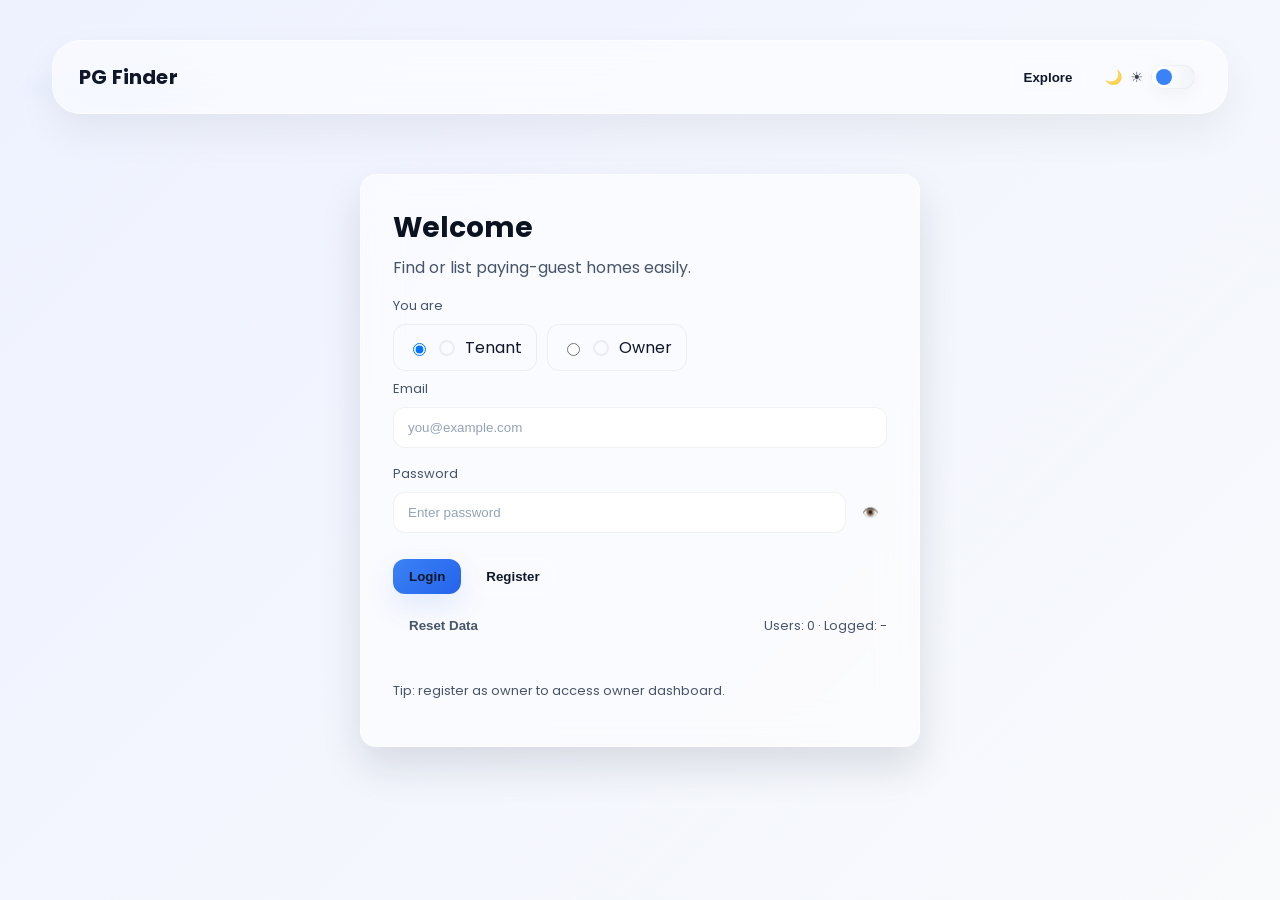
<file: index.html>
<!DOCTYPE html>
<html lang="en">
<head>
  <meta charset="utf-8">
  <meta name="viewport" content="width=device-width,initial-scale=1">
  <title>PG Finder — Login / Register</title>
  <link href="https://fonts.googleapis.com/css2?family=Poppins:wght@300;400;600;700&display=swap" rel="stylesheet">
  <link rel="stylesheet" href="style.css">
</head>
<body>

  <input id="themeToggle" class="theme-toggle-input" type="checkbox" aria-label="Toggle color theme">

  <div class="app">

  <header class="topbar">
    <div class="brand">PG Finder</div>
    <nav class="top-actions">
      <button class="btn btn-outline-yellow" onclick="location.href='home.html'">Explore</button>
      <label for="themeToggle" class="theme-switch" title="Toggle theme" aria-hidden="false">
        <span class="moon">🌙</span>
        <span class="sun">☀️</span>
        <span class="switch-knob"></span>
      </label>
    </nav>
  </header>

  <main class="center-wrap">
  <section class="login-card" aria-labelledby="loginTitle">
    <h1 id="loginTitle">Welcome</h1>
    <p class="lead">Find or list paying-guest homes easily.</p>

    <label class="label">You are</label>
    <div class="segmented" role="radiogroup" aria-label="Choose role">
      <label class="seg" for="r-tenant"><input id="r-tenant" name="roleRadio" type="radio" value="tenant" checked onchange="document.getElementById('role').value='tenant'"> <span class="dot"></span> Tenant</label>
      <label class="seg" for="r-owner"><input id="r-owner" name="roleRadio" type="radio" value="owner" onchange="document.getElementById('role').value='owner'"> <span class="dot"></span> Owner</label>
    </div>
    <select id="role" hidden>
      <option value="tenant">Tenant</option>
      <option value="owner">Owner</option>
    </select>

    <label class="label" for="email">Email</label>
    <input type="email" id="email" placeholder="you@example.com" autocomplete="email">

    <label class="label" for="password">Password</label>
    <div class="password-wrap">
      <input type="password" id="password" placeholder="Enter password" autocomplete="current-password">
      <button class="icon-btn" id="togglePwd" type="button" aria-label="Show password" aria-pressed="false" onclick="togglePassword()">👁️</button>
    </div>

    <div class="actions-row">
      <button class="btn btn-yellow" onclick="login()">Login</button>
      <button class="btn btn-outline-yellow" onclick="registerUser()">Register</button>
    </div>

    <div class="meta-row">
      <button class="btn btn-ghost" onclick="resetData()">Reset Data</button>
      <small id="storageStatus" class="status">Users: 0 · Logged: -</small>
    </div>

    <div class="users-list" id="usersList" aria-live="polite"></div>

    <p class="tip">Tip: register as owner to access owner dashboard.</p>
  </section>
  </main>

  </div><!-- /.app -->

 <script>
function tenantClicked(){
 const roleSelect = document.getElementById("role");
 const tenantRadio = document.getElementById("r-tenant");
 if(roleSelect && tenantRadio) {
   roleSelect.value = tenantRadio.checked ? "tenant" : "owner";
 }
}

function resetData(){
 localStorage.clear();
 const status = document.getElementById("storageStatus");
 if(status) {
   status.textContent = "Users: 0 · Logged: -";
 }
 const usersList = document.getElementById("usersList");
 if(usersList) {
   usersList.innerHTML = "";
 }
 alert("Data reset successfully.");
}

function registerUser(){
 const role = document.getElementById("role").value;
 const email = document.getElementById("email").value.trim().toLowerCase();
 const password = document.getElementById("password").value;

 if(!email || !password){
   alert("Please fill all fields");
   return;
  }

 const users = JSON.parse(localStorage.getItem("users") || "{}");

 if(users[email]){
   alert("User already exists. Please login.");
   return;
 }

 users[email] = { password, role };
 localStorage.setItem("users", JSON.stringify(users));
 localStorage.setItem("pg_user", JSON.stringify({ email, role }));

 alert("Registered successfully!");

 if(role === "owner"){
   window.location.href = "owner.html";
 } else {
   window.location.href = "home.html";
  }
}

function login(){
 const roleSelected = document.getElementById("role").value;
 const email = document.getElementById("email").value.trim().toLowerCase();
 const password = document.getElementById("password").value;

 if(!email || !password){
   alert("Please fill all fields");
   return;
  }

 const users = JSON.parse(localStorage.getItem("users") || "{}");
 const user = users[email];

 if(!user || user.password !== password){
   alert("Invalid credentials");
   return;
 }

 const role = user.role || roleSelected;
 localStorage.setItem("pg_user", JSON.stringify({ email, role }));

 if(role === "owner"){
   window.location.href = "owner.html";
 } else {
   window.location.href = "home.html";
 }
}
</script>


<script src="script.js"></script>


</body>
</html>
</file>
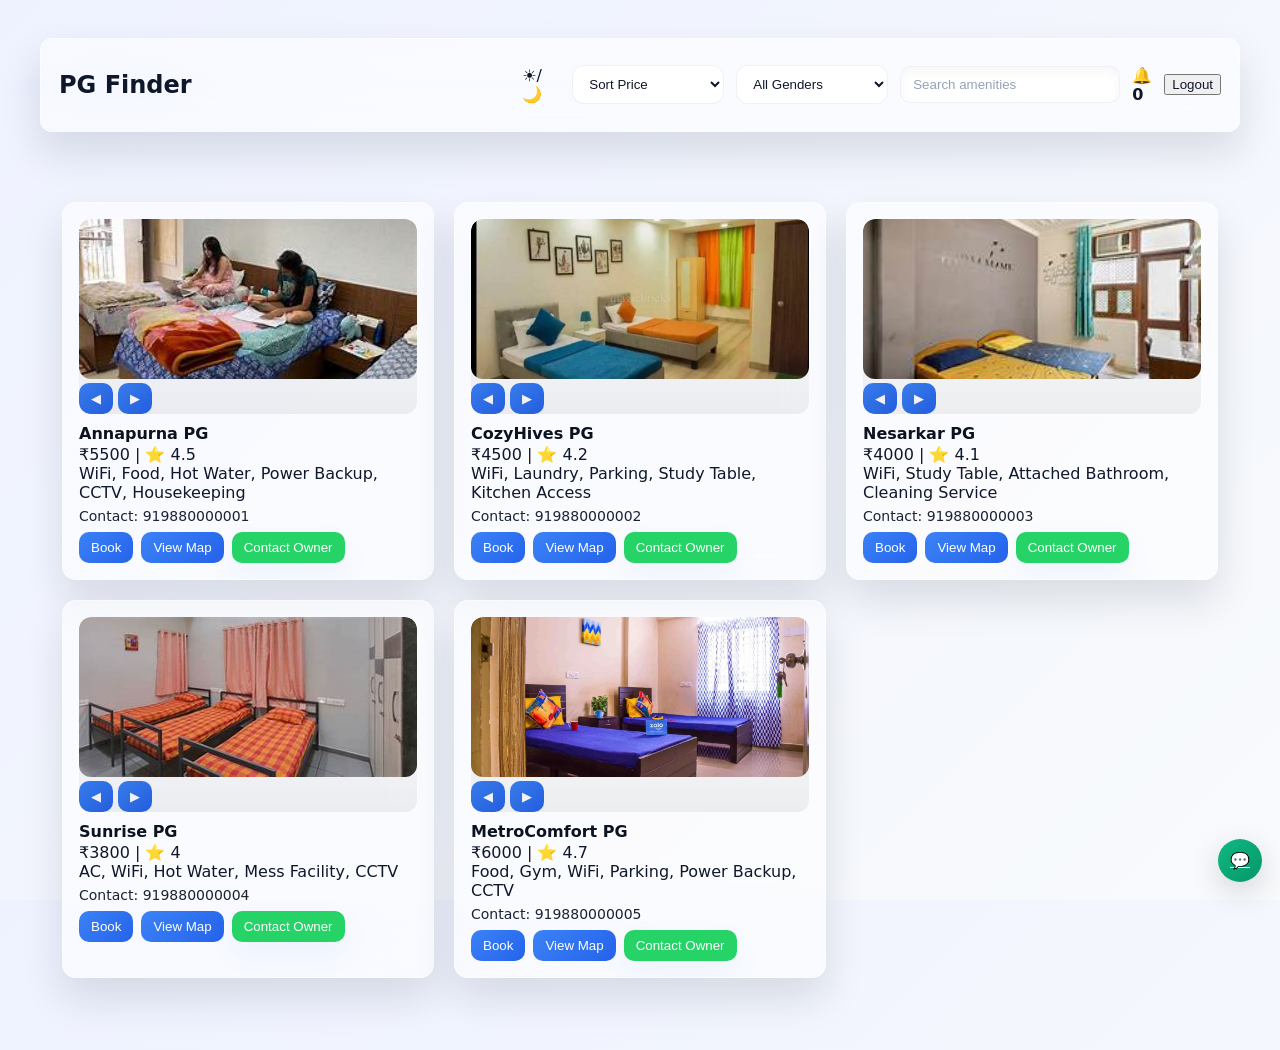
<file: home.html>
<!DOCTYPE html>
<html>
<head>
  <title>PG Finder</title>
  <link rel="stylesheet" href="style.css">
  <meta name="viewport" content="width=device-width,initial-scale=1">
</head>
<body>

  <input id="themeToggle" class="theme-toggle-input" type="checkbox" aria-label="Toggle color theme">
  <div class="app">

  <header>
    <h2>PG Finder</h2>
    <div style="display:flex;gap:12px;align-items:center">
      <label for="themeToggle" class="theme-switch-mini" title="Toggle theme">☀️/🌙</label>
      <select id="sort" onchange="sortPG()">
      <option value="">Sort Price</option>
      <option value="low">Low → High</option>
      <option value="high">High → Low</option>
    </select>
    <select id="genderFilter" onchange="renderPGs()">
      <option value="">All Genders</option>
      <option value="boys">Boys</option>
      <option value="girls">Girls</option>
    </select>
    <input type="text" id="search" placeholder="Search amenities" onkeyup="renderPGs()">
    <span id="bell">🔔 <b id="count">0</b></span>
    <button onclick="logout()">Logout</button>
  </div>
</header>

<main style="padding:12px">
  <!-- Top map removed; maps open per-PG when 'View Map' clicked -->

  <div id="pgs" class="grid"></div>
</main>

<!-- Booking / OTP modal -->
<div id="modal" class="modal">
  <div class="panel">
    <h3 id="modalTitle">Book PG</h3>
    <div id="modalBody">
      <input id="tenantName" placeholder="Enter your name">
      <input id="phone" placeholder="Enter phone number">
      <input id="stayDuration" placeholder="Stay duration (e.g. 180 days or 6 months)">
      <button onclick="sendOtp()">Send OTP</button>
    </div>
    <div id="otpRow" style="display:none">
      <input id="otpInput" placeholder="Enter OTP">
      <button onclick="confirmOtp()">Confirm</button>
    </div>
    <div style="text-align:right;margin-top:8px"><button onclick="closeModal()">Close</button></div>
  </div>
</div>

<a class="floating-whatsapp" href="https://wa.me/919999999999?text=Hello%20I%20need%20help%20with%20booking" target="_blank" title="Chat on WhatsApp">💬</a>

<!-- Map modal (opened when user clicks View Map on a card) -->
<div id="mapModal" class="modal">
  <div class="panel" style="width:720px;max-width:96%">
    <h3 id="mapTitle">Map</h3>
    <div style="height:420px">
      <iframe id="mapFrame" src="" style="width:100%;height:100%;border:0" allowfullscreen loading="lazy"></iframe>
    </div>
    <div style="text-align:right;margin-top:8px"><button onclick="closeMap()">Close</button></div>
  </div>
</div>

<script src="script.js"></script>
  </div><!-- /.app -->
</body>
</html>
</file>
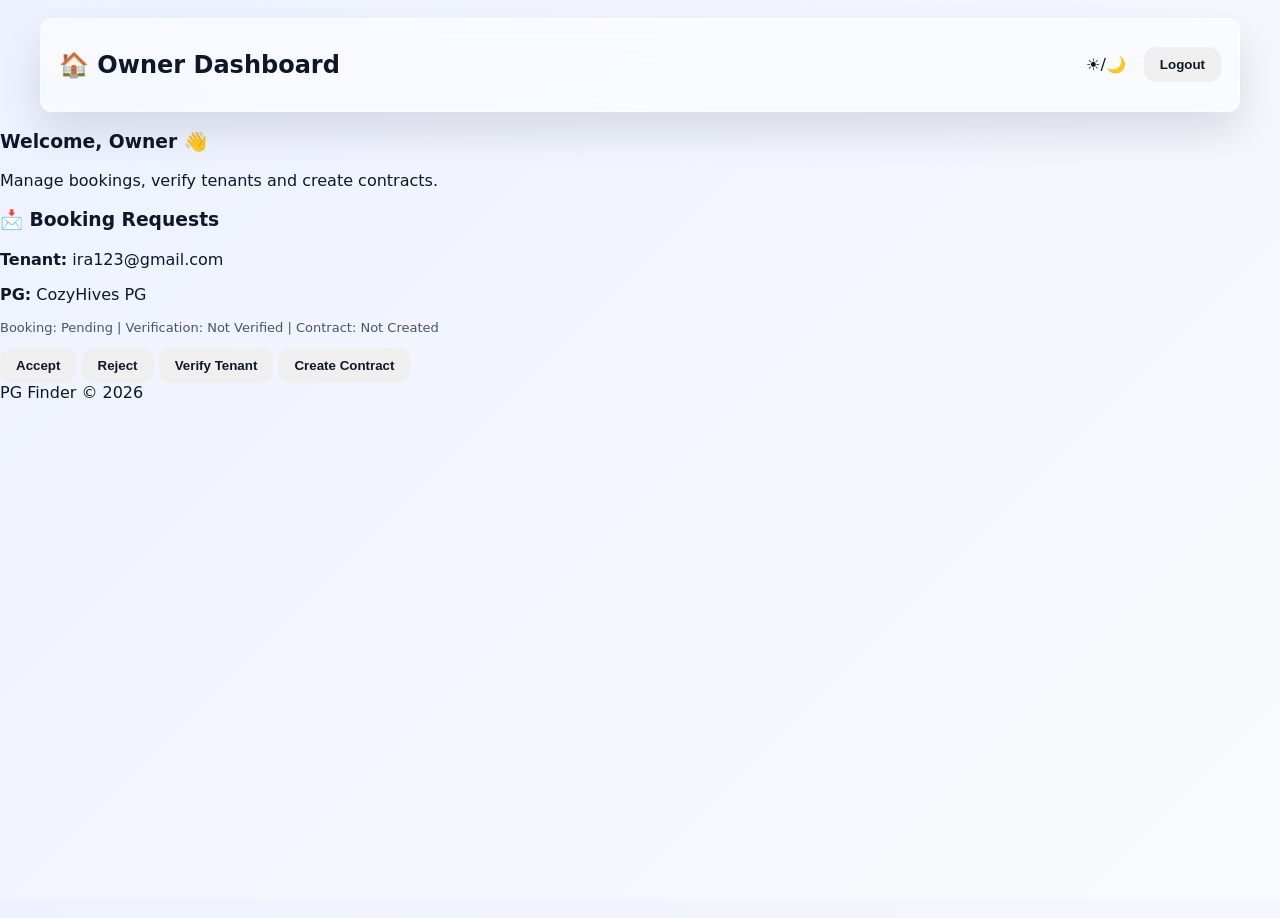
<file: owner.html>
<!DOCTYPE html>
<html lang="en">
<head>
  <meta charset="UTF-8" />
  <title>Owner Dashboard | PG Finder</title>
  <link rel="stylesheet" href="style.css" />
</head>
<body class="glass-bg">

  <input id="themeToggle" class="theme-toggle-input" type="checkbox" aria-label="Toggle color theme">

  <div class="dashboard glass-card">

    <header class="dashboard-header">
      <h2>🏠 Owner Dashboard</h2>
      <div class="top-actions">
        <label for="themeToggle" class="theme-switch-mini" title="Toggle theme">☀️/🌙</label>
        <button class="btn danger" onclick="logout()">Logout</button>
      </div>
    </header>

    <section class="welcome glass-inner">
      <h3>Welcome, Owner 👋</h3>
      <p>Manage bookings, verify tenants and create contracts.</p>
    </section>

    <!-- BOOKING REQUESTS -->
    <section class="glass-inner">
      <h3>📩 Booking Requests</h3>

      <div class="booking-card">
        <p><b>Tenant:</b> ira123@gmail.com</p>
        <p><b>PG:</b> CozyHives PG</p>

        <p class="status">
          Booking: <span id="bookingStatus">Pending</span> |
          Verification: <span id="verifyStatus">Not Verified</span> |
          Contract: <span id="contractStatus">Not Created</span>
        </p>

        <div class="actions">
          <button class="btn success" onclick="acceptBooking()">Accept</button>
          <button class="btn danger" onclick="rejectBooking()">Reject</button>
          <button class="btn info" onclick="verifyTenant()">Verify Tenant</button>
          <button class="btn primary" onclick="createContract()">Create Contract</button>
        </div>
      </div>
    </section>

    <footer>
      PG Finder © 2026
    </footer>

  </div>

  <script src="owner.js"></script>
</body>
</html>
</file>
<file: style.css>
/* Blue / Neutral Glassmorphism
   - Light + Dark themes via [data-theme="dark"] or body.dark
   - Uses CSS variables for easy tuning
*/

:root{
  /* Page background (light) */
  --bg-gradient: linear-gradient(135deg,#eef2ff 0%,#f8fafc 100%);

  /* Glass tokens (light) */
  --glass-bg: rgba(255,255,255,0.55);
  --glass-border: rgba(255,255,255,0.48);
  --glass-blur: 18px;
  --card-shadow: 0 20px 40px rgba(15,23,42,0.12);
  --radius: 16px;

  /* Typography (light) */
  --text-main: #0f172a;
  --text-muted: #475569;
  --heading: #0b1220;

  /* Primary (blue) */
  --primary-start: #3b82f6;
  --primary-end:   #2563eb;
  --primary-grad: linear-gradient(135deg,var(--primary-start),var(--primary-end));
  --btn-glow: 0 12px 30px rgba(37,99,235,0.12);

  /* Inputs */
  --input-bg: rgba(255,255,255,0.92);
  --input-border: rgba(15,23,42,0.06);
  --placeholder: #94a3b8;

  /* Focus */
  --focus: rgba(37,99,235,0.14);

  /* Misc */
  --fast: 150ms; --med: 260ms;
}

/* Dark theme overrides */
[data-theme="dark"], body.dark{
  --bg-gradient: linear-gradient(180deg,#041025 0%, #052238 100%);
  --glass-bg: rgba(255,255,255,0.04);
  --glass-border: rgba(255,255,255,0.06);
  --card-shadow: 0 20px 40px rgba(2,6,23,0.6);
  --text-main: #e6eef8;
  --text-muted: #9fb3c8;
  --heading: #f1f7ff;
  --input-bg: rgba(255,255,255,0.02);
  --input-border: rgba(255,255,255,0.06);
  --placeholder: #7f9fb7;
  --btn-glow: 0 12px 30px rgba(14,165,233,0.10);
  --focus: rgba(14,165,233,0.16);
}

/* Base reset */
*{box-sizing:border-box}
html,body{height:100%}
body{
  margin:0;font-family:Poppins, system-ui, -apple-system, 'Segoe UI', Roboto, Arial, sans-serif;
  color:var(--text-main);background:var(--bg-gradient);
  -webkit-font-smoothing:antialiased;-moz-osx-font-smoothing:grayscale;
  transition: background var(--med) ease, color var(--med) ease;
}

.app{min-height:100vh;padding:20px}

/* Header / navbar */
header{display:flex;align-items:center;justify-content:space-between;gap:12px;max-width:1200px;margin:18px auto;padding:12px 18px;border-radius:12px;background:var(--glass-bg);border:1px solid var(--glass-border);box-shadow:var(--card-shadow);backdrop-filter:blur(var(--glass-blur));-webkit-backdrop-filter:blur(var(--glass-blur));position:sticky;top:14px;z-index:40}
.brand{font-weight:700;font-size:18px;color:var(--heading)}
.top-actions{display:flex;gap:12px;align-items:center}

/* Header pill / topbar polish (Airbnb-like) */
header.topbar{max-width:calc(100% - 64px);margin:20px auto;padding:18px 26px;border-radius:28px;background:var(--glass-bg);border:1px solid rgba(255,255,255,0.5);box-shadow:0 18px 40px rgba(2,6,23,0.06);}
header.topbar .brand{font-size:20px;letter-spacing:0.2px}
header.topbar .top-actions{gap:14px}

/* subtle decorative glow behind header for light mode */
:root::after{content:"";position:fixed;left:0;top:0;width:100%;height:220px;background:radial-gradient(600px 120px at 10% 40%,rgba(59,130,246,0.06),transparent 20%),radial-gradient(400px 100px at 90% 30%,rgba(37,99,235,0.04),transparent 18%);pointer-events:none;z-index:-1}
[data-theme="dark"]:root::after{background:none}

/* Card polish */
.card{padding:18px;border-radius:16px;background:var(--glass-bg);border:1px solid var(--glass-border);backdrop-filter: blur(var(--glass-blur));box-shadow:var(--card-shadow);transition:transform .28s var(--ease),box-shadow .28s var(--ease);overflow:hidden}
.card .slider{position:relative;border-radius:12px;overflow:hidden}
.card .slider::after{content:"";position:absolute;left:0;right:0;bottom:0;height:60%;background:linear-gradient(180deg,transparent,rgba(0,0,0,0.06));pointer-events:none}
.card h3{margin:10px 0 2px 0;font-size:16px;color:var(--heading)}
.card p{margin:0;color:var(--text-main)}

/* Price / rating row styling (assumes first p has price/rating) */
.card p.price{font-weight:700;color:var(--heading);margin-top:8px}
.card p.meta{color:var(--text-muted);font-size:13px;margin-top:6px}

/* style raw buttons inside cards (script generates plain buttons) */
.card button{padding:8px 12px;border-radius:10px;border:0;background:var(--primary-grad);color:#fff;cursor:pointer;transition:transform .16s var(--ease), box-shadow .16s var(--ease)}
.card button:hover{transform:translateY(-3px);box-shadow:0 18px 40px rgba(37,99,235,0.12)}
.card button[style]{background:linear-gradient(135deg,#25D366,#1DA851);box-shadow:0 12px 30px rgba(37,99,235,0.06)}

/* image hover zoom */
.slider img{width:100%;height:160px;object-fit:cover;border-radius:12px;transition:transform .6s var(--ease)}
.card:hover .slider img{transform:scale(1.04)}

/* badge-like rating */
.card .rating{position:absolute;right:10px;top:10px;background:linear-gradient(135deg,var(--primary-start),var(--primary-end));color:#fff;padding:6px 8px;border-radius:999px;font-weight:700;box-shadow:0 8px 26px rgba(37,99,235,0.12)}

/* subtle footer/footer tip */
.tip{margin-top:12px;color:var(--text-muted);font-size:13px}

/* Theme switch (uses body class or data-theme) */
.theme-switch{display:inline-flex;align-items:center;gap:8px;cursor:pointer;padding:6px;border-radius:999px;user-select:none}
.theme-switch .sun,.theme-switch .moon{font-size:14px;line-height:1;opacity:.8}
.theme-switch .switch-knob{width:44px;height:24px;border-radius:999px;background:linear-gradient(90deg,#ffffff,#f1f5f9);display:inline-block;position:relative;border:1px solid rgba(15,23,42,0.04);box-shadow:0 6px 18px rgba(2,6,23,0.04)}
.theme-switch .switch-knob::after{content:"";position:absolute;top:50%;left:4px;transform:translateY(-50%);width:16px;height:16px;border-radius:50%;background:var(--primary-start);transition:left .22s ease, background .22s ease}
.theme-toggle-input{position:absolute;width:1px;height:1px;padding:0;margin:-1px;overflow:hidden;clip:rect(0,0,0,0);white-space:nowrap;border:0}
.theme-toggle-input:focus-visible + .app .theme-switch,
.theme-toggle-input:focus-visible + .app .theme-switch-mini{outline:3px solid var(--focus);outline-offset:3px}
.theme-switch-mini{display:inline-flex;align-items:center;justify-content:center;min-width:44px;min-height:44px;padding:6px;border-radius:999px;cursor:pointer;user-select:none}

/* Dark mode appearance */
[data-theme="dark"] .theme-switch .switch-knob{background:rgba(255,255,255,0.04);border:1px solid rgba(255,255,255,0.06);box-shadow:none}
[data-theme="dark"] .theme-switch .switch-knob::after{left:24px;background:var(--primary-end)}
[data-theme="dark"] .theme-switch .sun{opacity:.35}
[data-theme="dark"] .theme-switch .moon{opacity:1}


/* Inputs in header */
header input[type="text"], header select, input[type="search"]{background:var(--input-bg);color:var(--text-main);border:1px solid var(--input-border);padding:10px 12px;border-radius:12px;transition:box-shadow var(--fast),border-color var(--fast)}
input::placeholder, header input::placeholder{color:var(--placeholder)}
input:focus, select:focus, textarea:focus{outline:none;box-shadow:0 8px 30px var(--focus)}

/* Centered login card */
.center-wrap{display:flex;align-items:center;justify-content:center;padding:40px 20px}
.login-card{width:100%;max-width:560px;padding:32px;border-radius:var(--radius);background:var(--glass-bg);border:1px solid var(--glass-border);box-shadow:var(--card-shadow);backdrop-filter:blur(var(--glass-blur));-webkit-backdrop-filter:blur(var(--glass-blur));transition:transform var(--fast),box-shadow var(--fast),background var(--med)}
.login-card h1{margin:0 0 6px 0;font-size:28px;color:var(--heading)}
.lead{margin:0 0 16px 0;color:var(--text-muted)}
.label{display:block;margin-top:8px;color:var(--text-muted);font-size:13px}

/* Segmented controls */
.segmented{display:flex;gap:10px;margin-top:8px}
.seg{display:inline-flex;align-items:center;gap:10px;padding:10px 14px;border-radius:12px;background:transparent;border:1px solid var(--input-border);color:var(--text-main);cursor:pointer}
.seg .dot{width:16px;height:16px;border-radius:50%;border:2px solid var(--input-border);background:transparent}

.password-wrap{display:flex;gap:8px;align-items:center}
.icon-btn{background:transparent;border:none;color:var(--text-muted);padding:8px;border-radius:8px;cursor:pointer}

/* Buttons */
.actions-row{display:flex;gap:12px;margin-top:18px}
.btn{font-weight:600;padding:10px 16px;border-radius:12px;border:0;cursor:pointer;transition:transform .18s ease,box-shadow .18s ease}
.btn-primary, .btn-yellow{background:var(--primary-grad);color:#fff;box-shadow:var(--btn-glow)}
.btn-primary:hover, .btn-yellow:hover{transform:translateY(-4px) scale(1.02);box-shadow:0 20px 60px rgba(37,99,235,0.12)}
.btn-outline-yellow, .btn-secondary{background:transparent;color:var(--heading);border:1px solid var(--glass-border);padding:8px 12px;border-radius:12px}
.btn-ghost{background:transparent;color:var(--text-muted)}

.meta-row{display:flex;align-items:center;justify-content:space-between;margin-top:14px;color:var(--text-muted)}
.status{font-size:13px;color:var(--text-muted)}

.users-list{margin-top:14px;max-height:160px;overflow:auto;padding:6px;border-radius:12px}
.users-list .user{display:flex;align-items:center;justify-content:space-between;padding:10px;border-radius:10px;margin-bottom:8px;background:rgba(255,255,255,0.02);border:1px solid rgba(255,255,255,0.03);color:var(--text-main)}

/* Grid / Cards */
.grid{display:grid;grid-template-columns:repeat(auto-fit,minmax(300px,1fr));gap:20px;padding:22px;max-width:1200px;margin:18px auto}
.card{padding:16px;border-radius:14px;background:var(--glass-bg);border:1px solid var(--glass-border);backdrop-filter: blur(var(--glass-blur));box-shadow:var(--card-shadow);transition:transform .3s ease}
.card:hover{transform:translateY(-6px) scale(1.02);box-shadow:0 30px 80px rgba(0,0,0,0.12)}
.slider img{width:100%;height:160px;object-fit:cover;border-radius:12px;transition:transform .3s ease}
.card .title{font-weight:700;color:var(--heading);margin-top:8px}
.card p{color:var(--text-main)}

.card button{padding:8px 12px;border-radius:10px}

/* Modal */
.modal{position:fixed;left:0;right:0;top:0;bottom:0;display:none;align-items:center;justify-content:center;background:rgba(0,0,0,0.45);z-index:1000}
.modal .panel{width:420px;max-width:92%;border-radius:12px;padding:18px;background:var(--glass-bg);border:1px solid var(--glass-border);box-shadow:var(--card-shadow);backdrop-filter: blur(var(--glass-blur))}

/* Form inputs */
input[type="email"], input[type="password"], input[type="text"], textarea, select{width:100%;padding:12px 14px;border-radius:12px;background:var(--input-bg);border:1px solid var(--input-border);color:var(--text-main);margin:8px 0;transition:box-shadow var(--fast), border-color var(--fast)}
input::placeholder, textarea::placeholder{color:var(--placeholder)}

/* Floating WhatsApp */
.floating-whatsapp{position:fixed;right:18px;bottom:18px;padding:12px;border-radius:50%;background:linear-gradient(135deg,#10b981,#059669);color:#fff;box-shadow:0 10px 30px rgba(0,0,0,0.15);z-index:999}

/* Toast */
.app-toast{position:fixed;right:20px;bottom:28px;padding:10px 14px;border-radius:12px;background:rgba(37,99,235,0.08);color:var(--text-main);backdrop-filter: blur(6px);border:1px solid rgba(37,99,235,0.12);box-shadow:0 8px 30px rgba(0,0,0,0.12);z-index:9999;opacity:0;transform:translateY(8px);transition:opacity .28s ease, transform .28s ease}
.app-toast.show{opacity:1;transform:translateY(0)}

/* Responsive tweaks */
@media (max-width:720px){.grid{grid-template-columns:1fr;padding:14px}header{flex-direction:column;align-items:flex-start}.center-wrap{padding:24px 12px}}

/* Accessibility helpers */
a, button, .btn, .brand{color:inherit}
:focus{outline:3px solid var(--focus);outline-offset:2px}

/* Optional subtle animated dark backdrop when in dark mode */
[data-theme="dark"] body::before, body.dark::before{content:"";position:fixed;inset:0;z-index:-2;pointer-events:none;filter:blur(40px) brightness(.95);background:radial-gradient(600px 600px at 10% 20%, rgba(2,48,78,0.55), transparent 10%),radial-gradient(500px 500px at 90% 80%, rgba(2,128,200,0.18), transparent 12%),linear-gradient(120deg,#041025,#062238);background-size:200% 200%;animation: bgShift 14s linear infinite}

@keyframes bgShift{0%{background-position:0% 50%}50%{background-position:100% 50%}100%{background-position:0% 50%}}

/* ensure content backgrounds remain transparent when using animated backdrop */
main, .app{background:transparent}

/* Inputs & header tweaks */
header input#search{min-width:220px;box-shadow:inset 0 4px 12px rgba(2,6,23,0.04);border-radius:10px}
header select{min-width:140px}

/* responsive fallback tweaks */
@media (max-width:720px){
  .grid{grid-template-columns:1fr;padding:14px}
  header{flex-direction:column;align-items:flex-start}
  .center-wrap{padding:24px 12px}
}

/* End of stylesheet */
</file>
